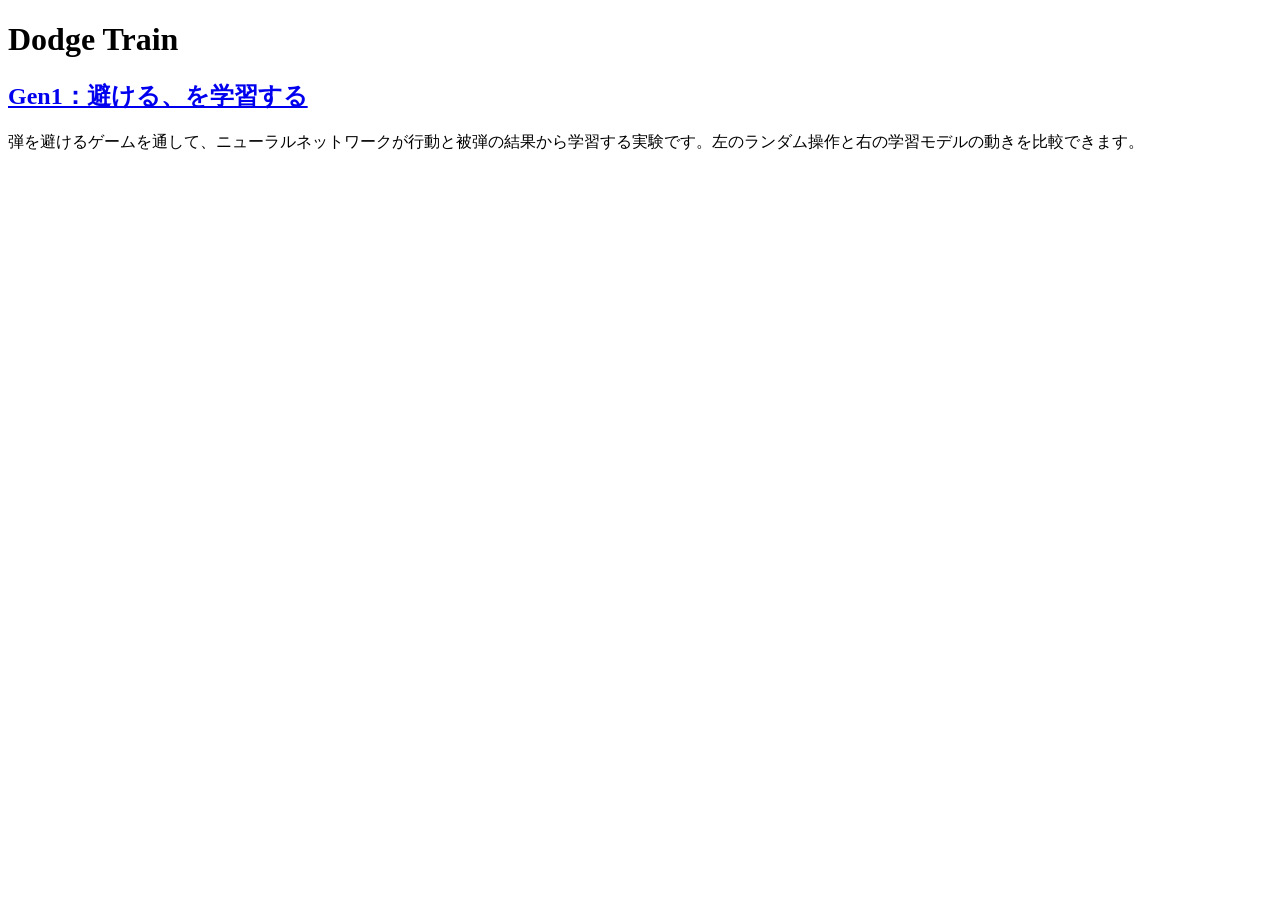
<file: docs/index.html>
<!doctype html>
<html lang="ja">
<head>
<meta charset="utf-8">
<meta name="viewport" content="width=device-width, initial-scale=1">
<title>Dodge Train</title>
</head>
<body>
<main>
<h1>Dodge Train</h1>
<section>
<h2><a href="./gen1/index.html">Gen1：避ける、を学習する</a></h2>
<p>弾を避けるゲームを通して、ニューラルネットワークが行動と被弾の結果から学習する実験です。左のランダム操作と右の学習モデルの動きを比較できます。</p>
</section>
</main>
</body>
</html>
</file>
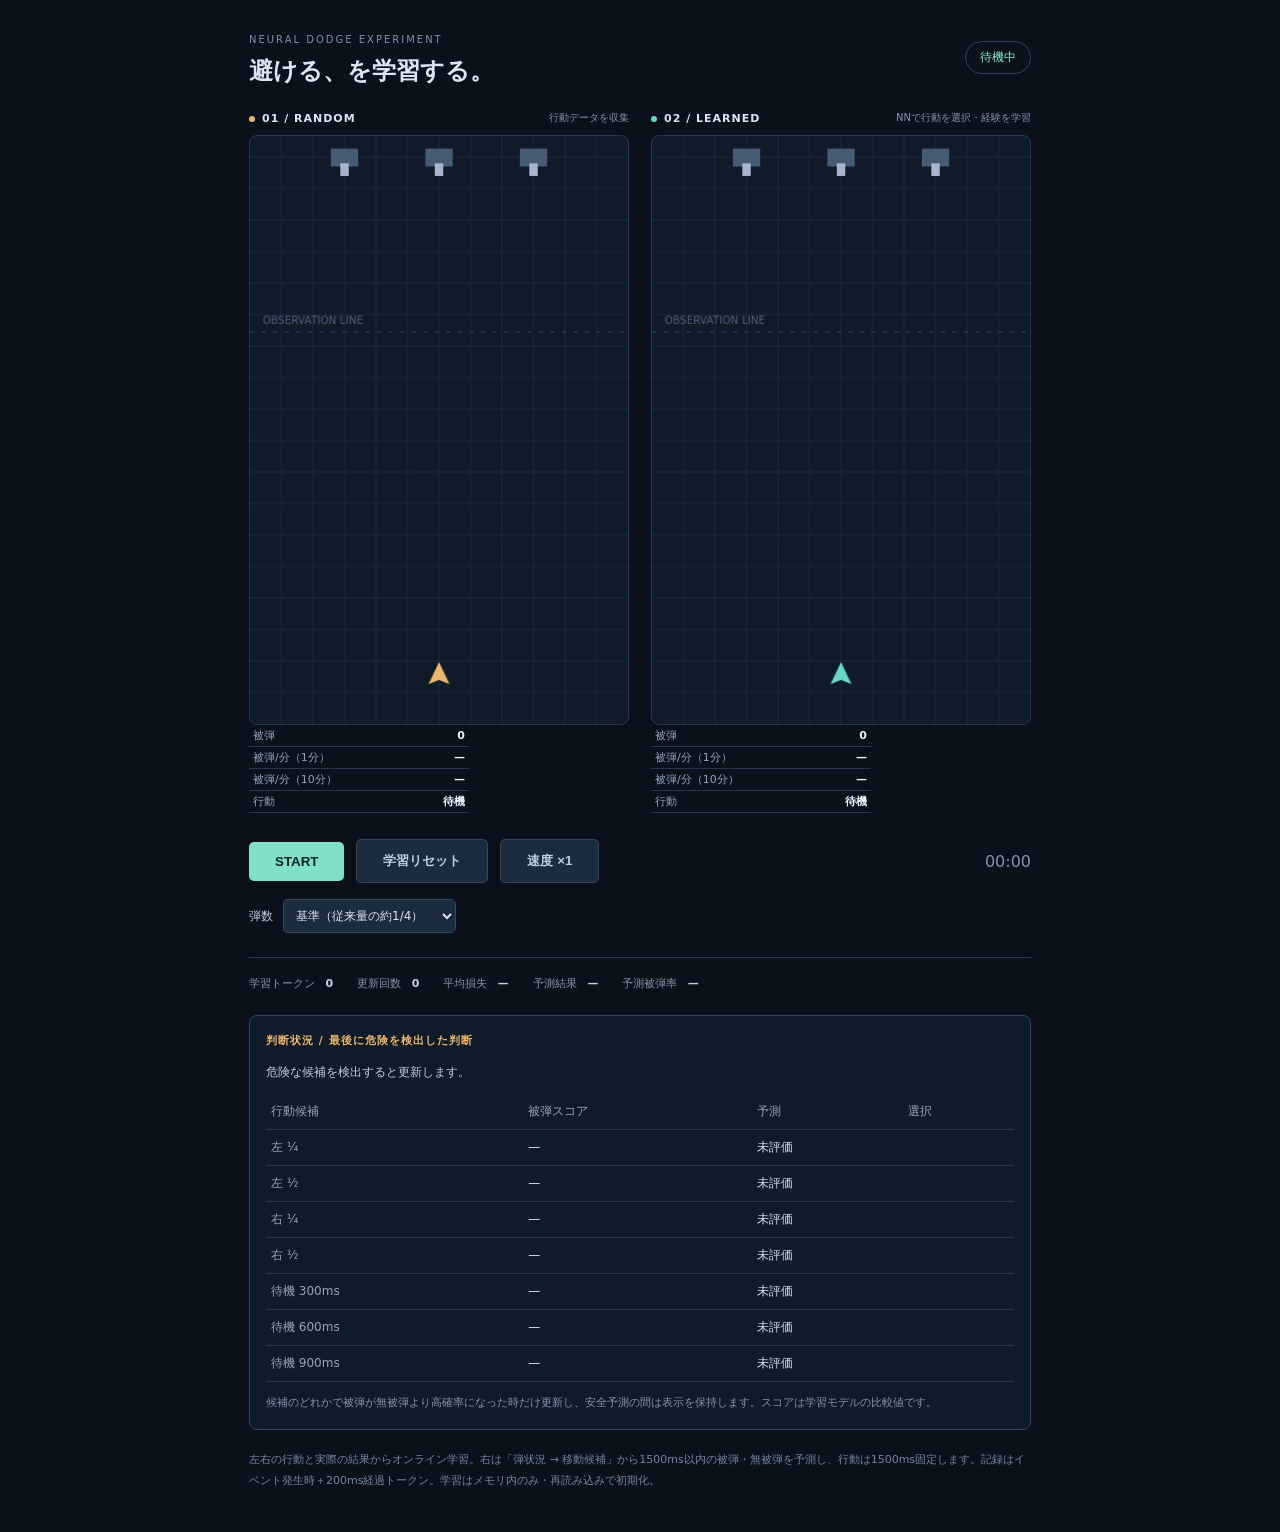
<file: contents/gen1/index.html>
<!doctype html>
<html lang="ja">
<head>
<meta charset="utf-8">
<meta name="viewport" content="width=device-width, initial-scale=1">
<title>DODGE / 学習実験</title>
<link rel="stylesheet" href="style.css">
<script src="game.js" defer></script>
</head>
<body>
<main>
<header><div><span class="eyebrow">NEURAL DODGE EXPERIMENT</span><h1>避ける、を学習する。</h1></div><span id="status" role="status">待機中</span></header>
<div class="arenas">
<section><div class="label"><h2><i class="dot random"></i>01 / RANDOM</h2><span>行動データを収集</span></div><canvas id="random" width="360" height="560" aria-label="ランダム操作のゲーム画面"></canvas><table class="score"><tbody><tr><th scope="row">被弾</th><td><b id="left-hits">0</b></td></tr><tr><th scope="row">被弾/分（1分）</th><td><b id="left-rate">—</b></td></tr><tr><th scope="row">被弾/分（10分）</th><td><b id="left-rate-long">—</b></td></tr><tr><th scope="row">行動</th><td><b id="left-action">待機</b></td></tr></tbody></table></section>
<section><div class="label"><h2><i class="dot learned"></i>02 / LEARNED</h2><span>NNで行動を選択・経験を学習</span></div><canvas id="learned" width="360" height="560" aria-label="学習モデル操作のゲーム画面"></canvas><table class="score"><tbody><tr><th scope="row">被弾</th><td><b id="right-hits">0</b></td></tr><tr><th scope="row">被弾/分（1分）</th><td><b id="right-rate">—</b></td></tr><tr><th scope="row">被弾/分（10分）</th><td><b id="right-rate-long">—</b></td></tr><tr><th scope="row">行動</th><td><b id="right-action">待機</b></td></tr></tbody></table></section>
</div>
<div class="controls"><button id="start">START</button><button id="reset" class="secondary">学習リセット</button><button id="speed" class="secondary" aria-label="学習速度を切り替え：現在1倍">速度 ×1</button><span id="elapsed">00:00</span></div>
<div class="density-controls"><label for="bullet-density">弾数</label><select id="bullet-density"><option value="2">2倍（従来量の約1/2）</option><option value="4" selected>基準（従来量の約1/4）</option><option value="8">1/2倍（従来量の約1/8）</option></select></div>
<div class="metrics" aria-live="off"><span>学習トークン <b id="tokens">0</b></span><span>更新回数 <b id="updates">0</b></span><span>平均損失 <b id="loss">—</b></span><span>予測結果 <b id="outcome">—</b></span><span>予測被弾率 <b id="risk">—</b></span></div>
<section class="decision-panel" aria-labelledby="decision-title">
<h2 id="decision-title">判断状況 / 最後に危険を検出した判断</h2>
<p id="decision-summary">危険な候補を検出すると更新します。</p>
<table><thead><tr><th scope="col">行動候補</th><th scope="col">被弾スコア</th><th scope="col">予測</th><th scope="col">選択</th></tr></thead><tbody>
<tr id="decision-row-0"><th scope="row">左 ¼</th><td id="decision-score-0">—</td><td id="decision-result-0">未評価</td><td id="decision-picked-0"></td></tr>
<tr id="decision-row-1"><th scope="row">左 ½</th><td id="decision-score-1">—</td><td id="decision-result-1">未評価</td><td id="decision-picked-1"></td></tr>
<tr id="decision-row-2"><th scope="row">右 ¼</th><td id="decision-score-2">—</td><td id="decision-result-2">未評価</td><td id="decision-picked-2"></td></tr>
<tr id="decision-row-3"><th scope="row">右 ½</th><td id="decision-score-3">—</td><td id="decision-result-3">未評価</td><td id="decision-picked-3"></td></tr>
<tr id="decision-row-4"><th scope="row">待機 300ms</th><td id="decision-score-4">—</td><td id="decision-result-4">未評価</td><td id="decision-picked-4"></td></tr>
<tr id="decision-row-5"><th scope="row">待機 600ms</th><td id="decision-score-5">—</td><td id="decision-result-5">未評価</td><td id="decision-picked-5"></td></tr>
<tr id="decision-row-6"><th scope="row">待機 900ms</th><td id="decision-score-6">—</td><td id="decision-result-6">未評価</td><td id="decision-picked-6"></td></tr>
</tbody></table>
<p class="decision-help">候補のどれかで被弾が無被弾より高確率になった時だけ更新し、安全予測の間は表示を保持します。スコアは学習モデルの比較値です。</p>
</section>
<p class="note">左右の行動と実際の結果からオンライン学習。右は「弾状況 → 移動候補」から1500ms以内の被弾・無被弾を予測し、行動は1500ms固定します。記録はイベント発生時＋200ms経過トークン。学習はメモリ内のみ・再読み込みで初期化。</p>
<p id="error" role="alert"></p>
</main>
</body>
</html>
</file>
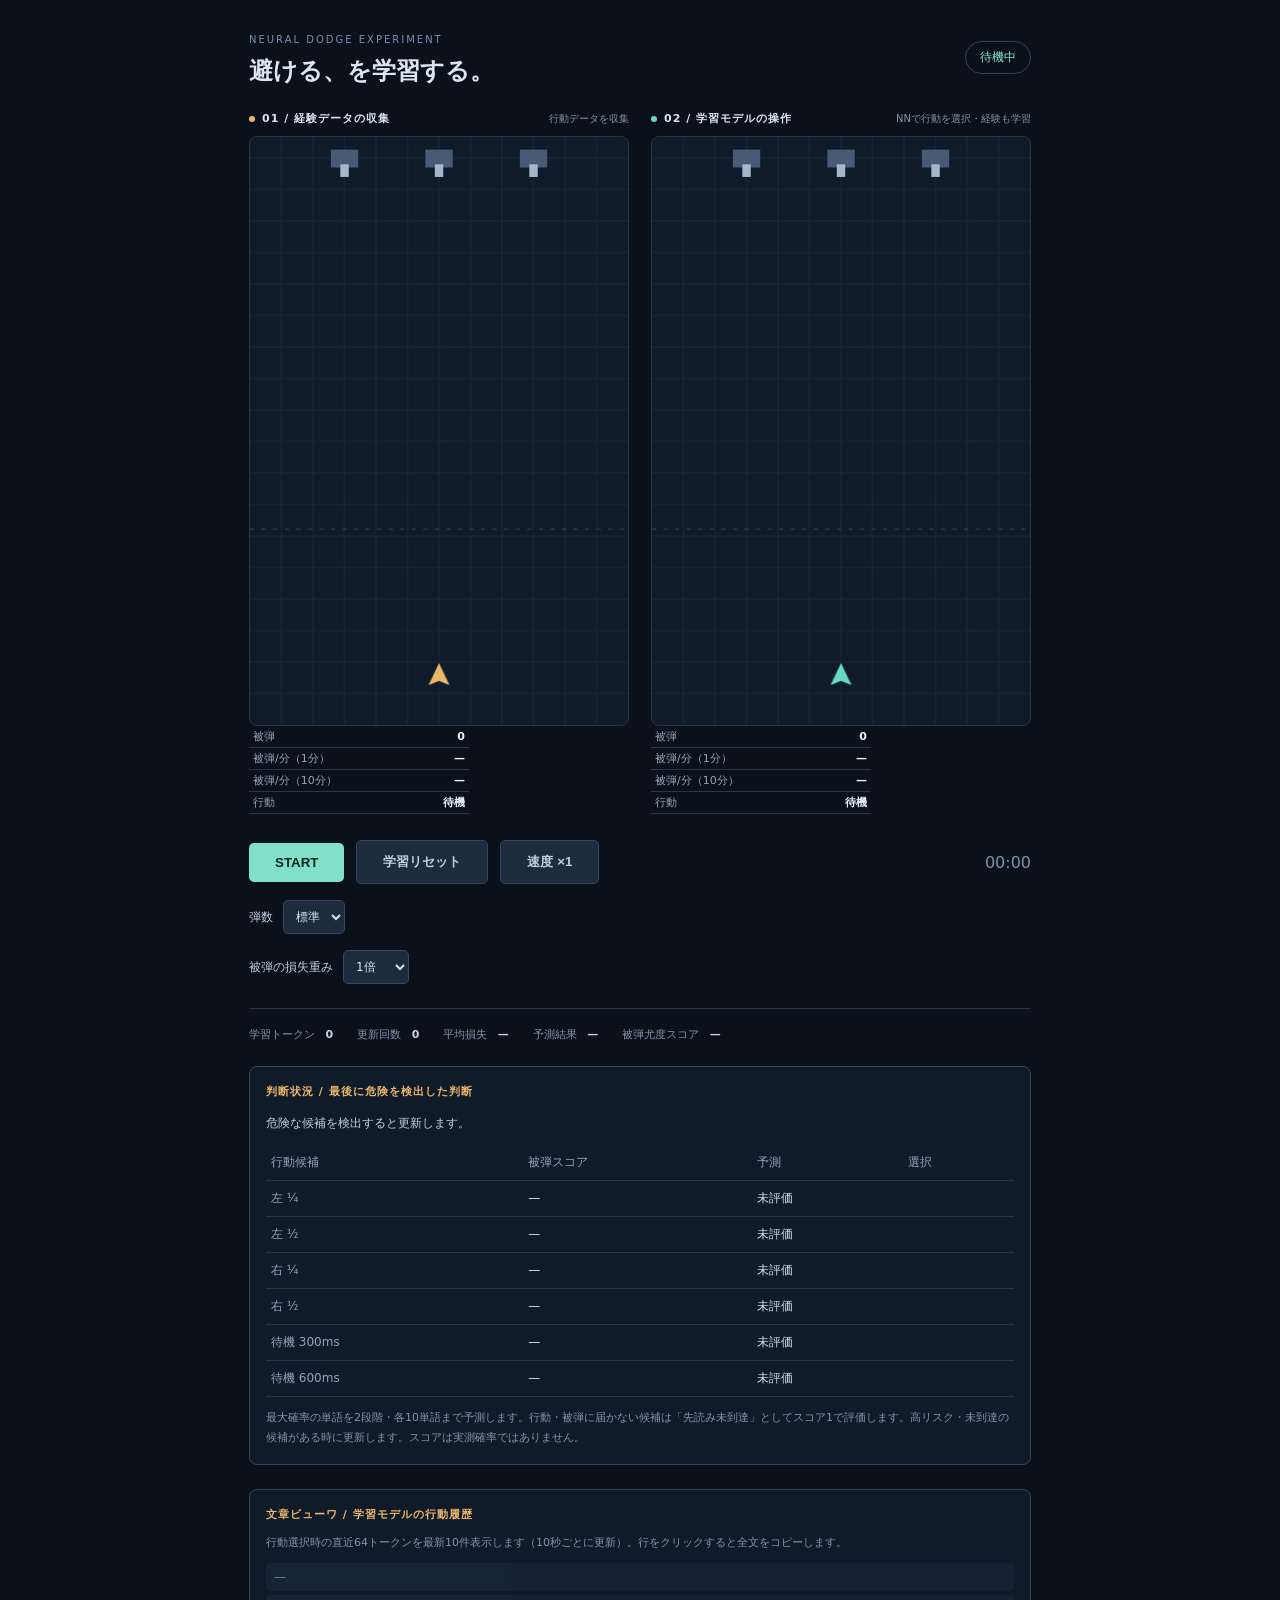
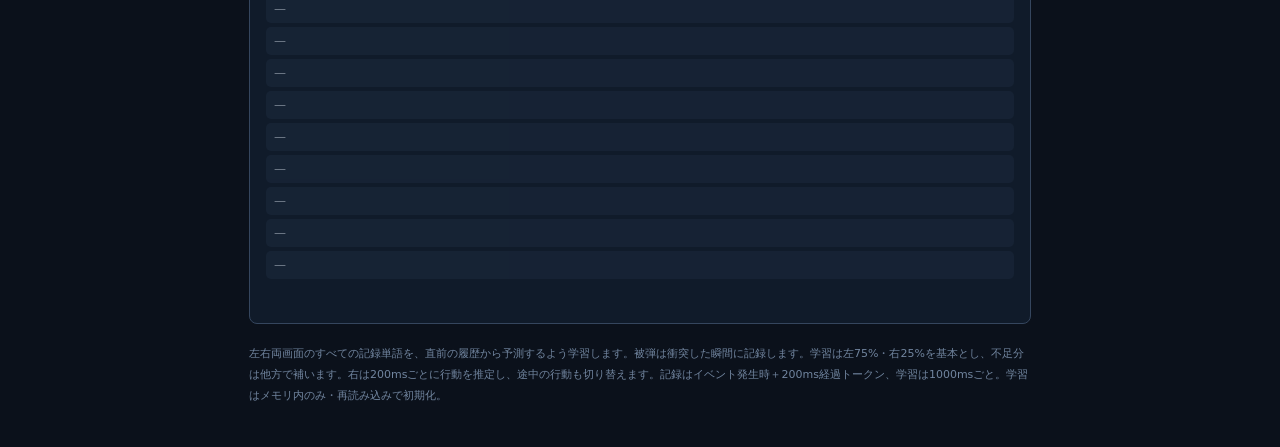
<file: docs/gen1/index.html>
<!doctype html>
<html lang="ja">
<head>
<meta charset="utf-8">
<meta name="viewport" content="width=device-width, initial-scale=1">
<title>DODGE / 学習実験</title>
<link rel="stylesheet" href="style.css">
<script src="game.js" defer></script>
</head>
<body>
<main>
<header><div><span class="eyebrow">NEURAL DODGE EXPERIMENT</span><h1>避ける、を学習する。</h1></div><span id="status" role="status">待機中</span></header>
<div class="arenas">
<section><div class="label"><h2><i class="dot random"></i>01 / 経験データの収集</h2><span>行動データを収集</span></div><canvas id="random" width="360" height="560" aria-label="ランダム操作のゲーム画面"></canvas><table class="score"><tbody><tr><th scope="row">被弾</th><td><b id="left-hits">0</b></td></tr><tr><th scope="row">被弾/分（1分）</th><td><b id="left-rate">—</b></td></tr><tr><th scope="row">被弾/分（10分）</th><td><b id="left-rate-long">—</b></td></tr><tr><th scope="row">行動</th><td><b id="left-action">待機</b></td></tr></tbody></table></section>
<section><div class="label"><h2><i class="dot learned"></i>02 / 学習モデルの操作</h2><span>NNで行動を選択・経験も学習</span></div><canvas id="learned" width="360" height="560" aria-label="学習モデル操作のゲーム画面"></canvas><table class="score"><tbody><tr><th scope="row">被弾</th><td><b id="right-hits">0</b></td></tr><tr><th scope="row">被弾/分（1分）</th><td><b id="right-rate">—</b></td></tr><tr><th scope="row">被弾/分（10分）</th><td><b id="right-rate-long">—</b></td></tr><tr><th scope="row">行動</th><td><b id="right-action">待機</b></td></tr></tbody></table></section>
</div>
<div class="controls"><button id="start">START</button><button id="reset" class="secondary">学習リセット</button><button id="speed" class="secondary" aria-label="学習速度を切り替え：現在1倍">速度 ×1</button><span id="elapsed">00:00</span></div>
<div class="density-controls"><label for="bullet-density">弾数</label><select id="bullet-density"><option value="2">倍</option><option value="4" selected>標準</option><option value="8">半分</option></select></div>
<div class="density-controls"><label for="hit-loss-weight">被弾の損失重み</label><select id="hit-loss-weight"><option value="1" selected>1倍</option><option value="5">5倍</option><option value="10">10倍</option><option value="15">15倍</option><option value="20">20倍</option></select></div>
<div class="metrics" aria-live="off"><span>学習トークン <b id="tokens">0</b></span><span>更新回数 <b id="updates">0</b></span><span>平均損失 <b id="loss">—</b></span><span>予測結果 <b id="outcome">—</b></span><span>被弾尤度スコア <b id="risk">—</b></span></div>
<section class="decision-panel" aria-labelledby="decision-title">
<h2 id="decision-title">判断状況 / 最後に危険を検出した判断</h2>
<p id="decision-summary">危険な候補を検出すると更新します。</p>
<table><thead><tr><th scope="col">行動候補</th><th scope="col">被弾スコア</th><th scope="col">予測</th><th scope="col">選択</th></tr></thead><tbody>
<tr id="decision-row-0"><th scope="row">左 ¼</th><td id="decision-score-0">—</td><td id="decision-result-0">未評価</td><td id="decision-picked-0"></td></tr>
<tr id="decision-row-1"><th scope="row">左 ½</th><td id="decision-score-1">—</td><td id="decision-result-1">未評価</td><td id="decision-picked-1"></td></tr>
<tr id="decision-row-2"><th scope="row">右 ¼</th><td id="decision-score-2">—</td><td id="decision-result-2">未評価</td><td id="decision-picked-2"></td></tr>
<tr id="decision-row-3"><th scope="row">右 ½</th><td id="decision-score-3">—</td><td id="decision-result-3">未評価</td><td id="decision-picked-3"></td></tr>
<tr id="decision-row-4"><th scope="row">待機 300ms</th><td id="decision-score-4">—</td><td id="decision-result-4">未評価</td><td id="decision-picked-4"></td></tr>
<tr id="decision-row-5"><th scope="row">待機 600ms</th><td id="decision-score-5">—</td><td id="decision-result-5">未評価</td><td id="decision-picked-5"></td></tr>
</tbody></table>
<p class="decision-help">最大確率の単語を2段階・各10単語まで予測します。行動・被弾に届かない候補は「先読み未到達」としてスコア1で評価します。高リスク・未到達の候補がある時に更新します。スコアは実測確率ではありません。</p>
</section>
<section class="sentence-panel" aria-labelledby="sentence-title">
<h2 id="sentence-title">文章ビューワ / 学習モデルの行動履歴</h2>
<p>行動選択時の直近64トークンを最新10件表示します（10秒ごとに更新）。行をクリックすると全文をコピーします。</p>
<div class="sentence-list">
<button type="button" id="sentence-0" disabled>—</button>
<button type="button" id="sentence-1" disabled>—</button>
<button type="button" id="sentence-2" disabled>—</button>
<button type="button" id="sentence-3" disabled>—</button>
<button type="button" id="sentence-4" disabled>—</button>
<button type="button" id="sentence-5" disabled>—</button>
<button type="button" id="sentence-6" disabled>—</button>
<button type="button" id="sentence-7" disabled>—</button>
<button type="button" id="sentence-8" disabled>—</button>
<button type="button" id="sentence-9" disabled>—</button>
</div>
<p id="sentence-status" role="status" aria-live="polite"></p>
</section>
<p class="note">左右両画面のすべての記録単語を、直前の履歴から予測するよう学習します。被弾は衝突した瞬間に記録します。学習は左75%・右25%を基本とし、不足分は他方で補います。右は200msごとに行動を推定し、途中の行動も切り替えます。記録はイベント発生時＋200ms経過トークン、学習は1000msごと。学習はメモリ内のみ・再読み込みで初期化。</p>
<p id="error" role="alert"></p>
</main>
</body>
</html>
</file>
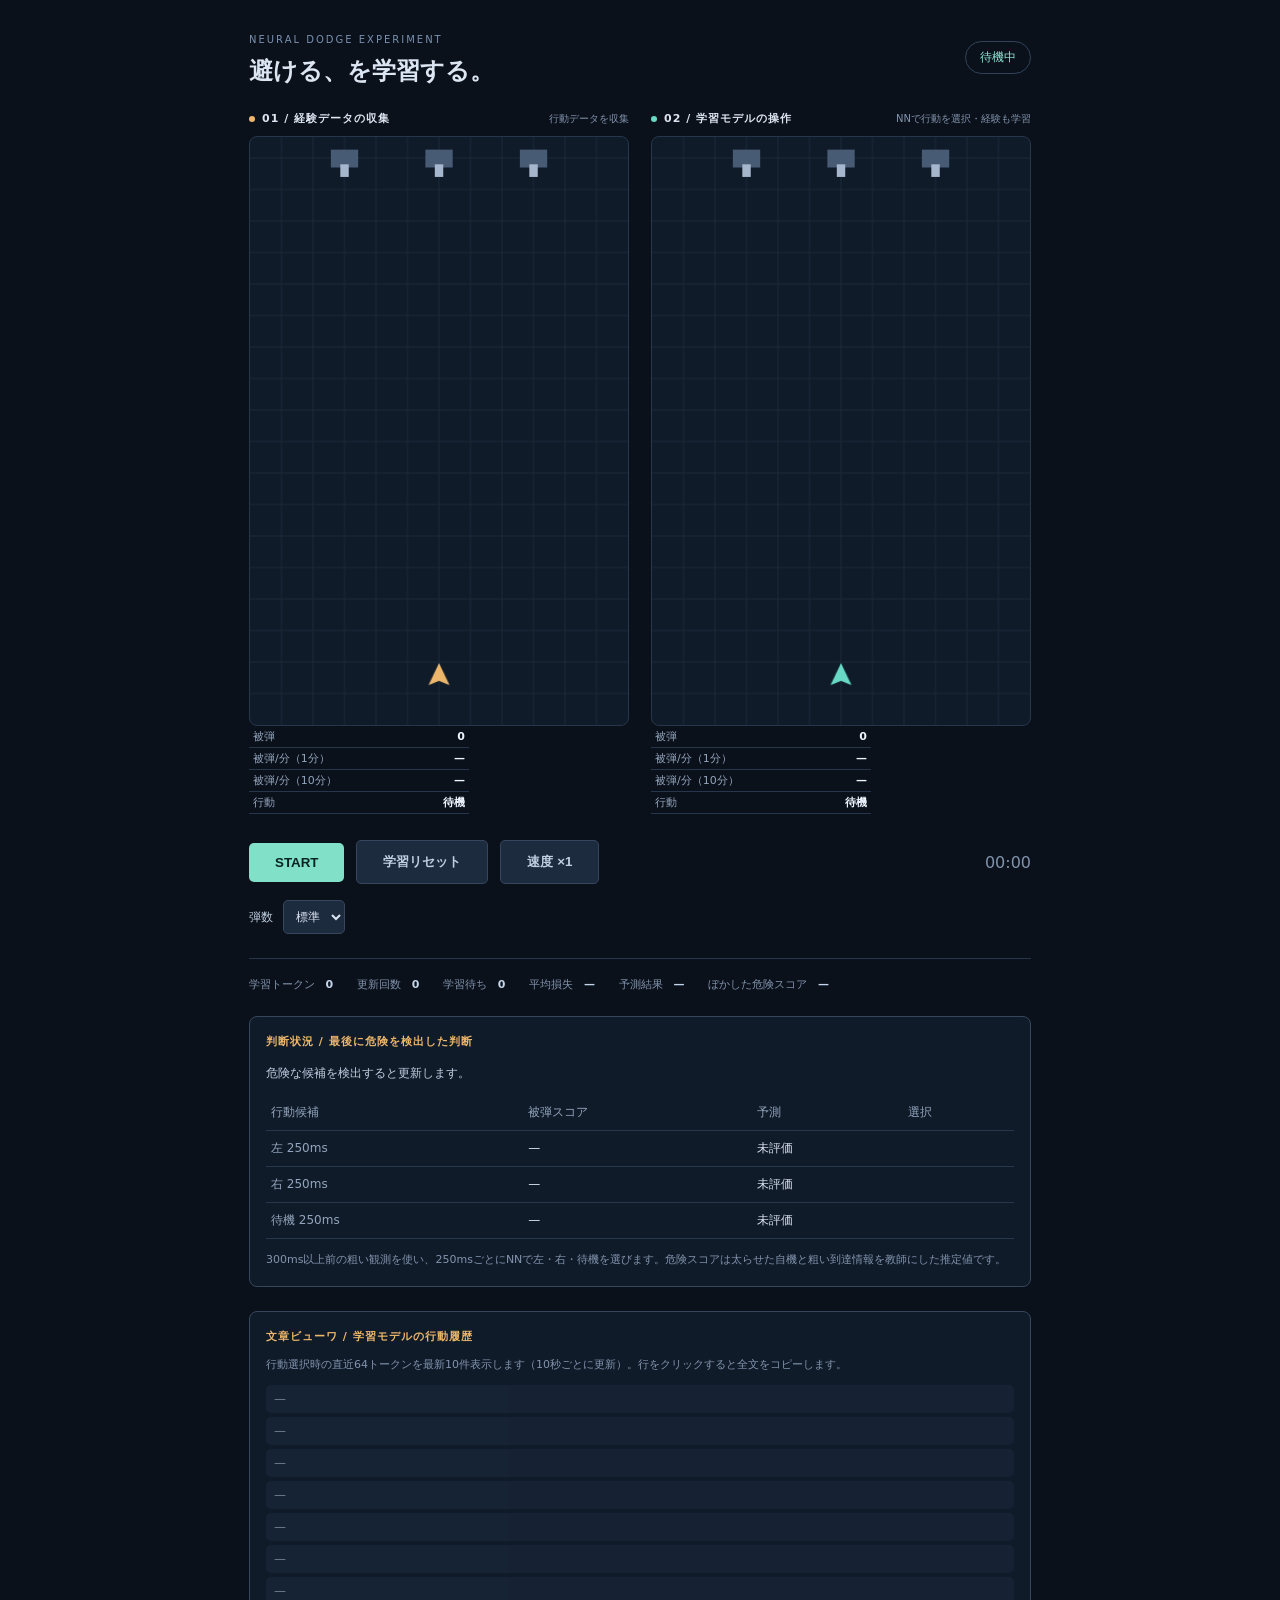
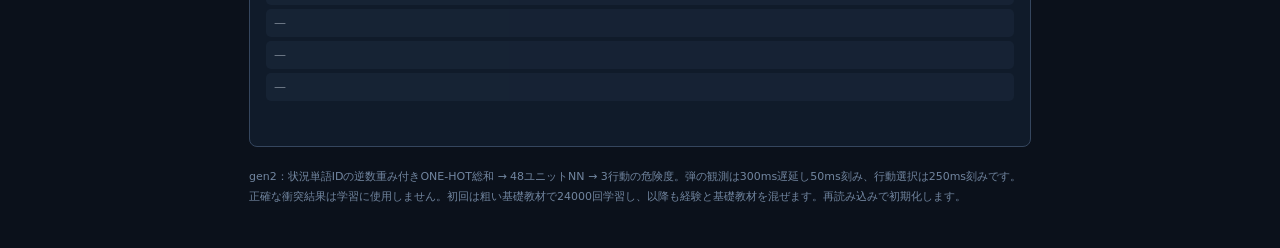
<file: docs/gen2/index.html>
<!doctype html>
<html lang="ja">
<head>
<meta charset="utf-8">
<meta name="viewport" content="width=device-width, initial-scale=1">
<title>DODGE gen2 / 遅延観測による学習</title>
<link rel="stylesheet" href="style.css">
<script src="words.js" defer></script>
<script src="game.js" defer></script>
</head>
<body>
<main>
<header><div><span class="eyebrow">NEURAL DODGE EXPERIMENT</span><h1>避ける、を学習する。</h1></div><span id="status" role="status">待機中</span></header>
<div class="arenas">
<section><div class="label"><h2><i class="dot random"></i>01 / 経験データの収集</h2><span>行動データを収集</span></div><canvas id="random" width="360" height="560" aria-label="ランダム操作のゲーム画面"></canvas><table class="score"><tbody><tr><th scope="row">被弾</th><td><b id="left-hits">0</b></td></tr><tr><th scope="row">被弾/分（1分）</th><td><b id="left-rate">—</b></td></tr><tr><th scope="row">被弾/分（10分）</th><td><b id="left-rate-long">—</b></td></tr><tr><th scope="row">行動</th><td><b id="left-action">待機</b></td></tr></tbody></table></section>
<section><div class="label"><h2><i class="dot learned"></i>02 / 学習モデルの操作</h2><span>NNで行動を選択・経験も学習</span></div><canvas id="learned" width="360" height="560" aria-label="学習モデル操作のゲーム画面"></canvas><table class="score"><tbody><tr><th scope="row">被弾</th><td><b id="right-hits">0</b></td></tr><tr><th scope="row">被弾/分（1分）</th><td><b id="right-rate">—</b></td></tr><tr><th scope="row">被弾/分（10分）</th><td><b id="right-rate-long">—</b></td></tr><tr><th scope="row">行動</th><td><b id="right-action">待機</b></td></tr></tbody></table></section>
</div>
<div class="controls"><button id="start">START</button><button id="reset" class="secondary">学習リセット</button><button id="speed" class="secondary" aria-label="学習速度を切り替え：現在1倍">速度 ×1</button><span id="elapsed">00:00</span></div>
<div class="density-controls"><label for="bullet-density">弾数</label><select id="bullet-density"><option value="2">倍</option><option value="4" selected>標準</option><option value="8">半分</option></select></div>

<div class="metrics" aria-live="off"><span>学習トークン <b id="tokens">0</b></span><span>更新回数 <b id="updates">0</b></span><span>学習待ち <b id="queued">0</b></span><span>平均損失 <b id="loss">—</b></span><span>予測結果 <b id="outcome">—</b></span><span>ぼかした危険スコア <b id="risk">—</b></span></div>
<section class="decision-panel" aria-labelledby="decision-title">
<h2 id="decision-title">判断状況 / 最後に危険を検出した判断</h2>
<p id="decision-summary">危険な候補を検出すると更新します。</p>
<table><thead><tr><th scope="col">行動候補</th><th scope="col">被弾スコア</th><th scope="col">予測</th><th scope="col">選択</th></tr></thead><tbody>
<tr id="decision-row-0"><th scope="row">左 250ms</th><td id="decision-score-0">—</td><td id="decision-result-0">未評価</td><td id="decision-picked-0"></td></tr>
<tr id="decision-row-1"><th scope="row">右 250ms</th><td id="decision-score-1">—</td><td id="decision-result-1">未評価</td><td id="decision-picked-1"></td></tr>
<tr id="decision-row-2"><th scope="row">待機 250ms</th><td id="decision-score-2">—</td><td id="decision-result-2">未評価</td><td id="decision-picked-2"></td></tr>
</tbody></table>
<p class="decision-help">300ms以上前の粗い観測を使い、250msごとにNNで左・右・待機を選びます。危険スコアは太らせた自機と粗い到達情報を教師にした推定値です。</p>
</section>
<section class="sentence-panel" aria-labelledby="sentence-title">
<h2 id="sentence-title">文章ビューワ / 学習モデルの行動履歴</h2>
<p>行動選択時の直近64トークンを最新10件表示します（10秒ごとに更新）。行をクリックすると全文をコピーします。</p>
<div class="sentence-list">
<button type="button" id="sentence-0" disabled>—</button>
<button type="button" id="sentence-1" disabled>—</button>
<button type="button" id="sentence-2" disabled>—</button>
<button type="button" id="sentence-3" disabled>—</button>
<button type="button" id="sentence-4" disabled>—</button>
<button type="button" id="sentence-5" disabled>—</button>
<button type="button" id="sentence-6" disabled>—</button>
<button type="button" id="sentence-7" disabled>—</button>
<button type="button" id="sentence-8" disabled>—</button>
<button type="button" id="sentence-9" disabled>—</button>
</div>
<p id="sentence-status" role="status" aria-live="polite"></p>
</section>
<p class="note">gen2：状況単語IDの逆数重み付きONE-HOT総和 → 48ユニットNN → 3行動の危険度。弾の観測は300ms遅延し50ms刻み、行動選択は250ms刻みです。正確な衝突結果は学習に使用しません。初回は粗い基礎教材で24000回学習し、以降も経験と基礎教材を混ぜます。再読み込みで初期化します。</p>
<p id="error" role="alert"></p>
</main>
</body>
</html>
</file>
<file: contents/gen1/style.css>
:root{color-scheme:dark;font-family:system-ui,-apple-system,sans-serif;background:#0b111b;color:#dce5f2}*{box-sizing:border-box}body{margin:0}main{max-width:830px;padding:28px 24px;margin:auto}header{display:flex;align-items:center;justify-content:space-between;margin-bottom:24px}.eyebrow{font-size:10px;letter-spacing:2px;color:#7991af}h1{font-size:24px;font-weight:600;margin:8px 0 0}#status{font-size:12px;border:1px solid #30435a;border-radius:20px;padding:7px 14px;color:#8ce3cf}.arenas{display:grid;grid-template-columns:1fr 1fr;gap:22px;min-width:0}.arenas section{min-width:0}.label{display:flex;align-items:center;justify-content:space-between;gap:4px;margin-bottom:10px}h2{font-size:11px;letter-spacing:1px;margin:0}.label>span{font-size:10px;color:#8294ad}.dot{display:inline-block;width:6px;height:6px;border-radius:50%;margin-right:7px}.random{background:#edb76b}.learned{background:#67d9c4}canvas{display:block;width:100%;height:auto;border:1px solid #26364c;border-radius:8px;background:#101b2a}.score{display:flex;justify-content:space-between;gap:5px;font-size:11px;color:#93a5bc;padding-top:11px}.score b{color:#edf4ff;margin-left:4px;font-variant-numeric:tabular-nums}.controls{display:flex;align-items:center;gap:12px;margin-top:26px}button{border:0;border-radius:5px;background:#80e0c8;color:#0a2423;padding:12px 26px;font-weight:700;cursor:pointer}button:hover{filter:brightness(1.1)}button:disabled{opacity:.4;cursor:wait}.secondary{background:#1d2b3f;color:#bfcee0;border:1px solid #35465e}#elapsed{margin-left:auto;font-variant-numeric:tabular-nums;color:#8294ad}.metrics{display:flex;flex-wrap:wrap;gap:12px 24px;margin-top:24px;border-top:1px solid #26364c;padding-top:18px;font-size:11px;color:#8294ad}.metrics b{color:#c4d5eb;margin-left:7px}.note{color:#71859f;font-size:11px;line-height:1.9;margin-top:20px}#error{color:#ffad9a;font-size:12px}@media(max-width:560px){main{padding:20px 10px}.arenas{gap:10px}.label{align-items:start;flex-direction:column;gap:6px}h1{font-size:21px}.score{flex-wrap:wrap;font-size:10px}button{padding:11px 17px}}
/* Keep speed controls accessible on narrow screens. */
.controls{flex-wrap:wrap}
.density-controls{display:flex;align-items:center;flex-wrap:wrap;gap:10px;margin-top:16px;font-size:12px;color:#bfcee0}
.density-controls select{background:#1d2b3f;color:#dce5f2;border:1px solid #35465e;border-radius:5px;padding:8px;font:inherit}
.decision-panel{margin-top:24px;padding:16px;border:1px solid #35465e;border-radius:8px;background:#101b2a}
.decision-panel h2{color:#edb76b;line-height:1.6}
#decision-summary{font-size:12px;line-height:1.7;color:#bfcee0}
.decision-panel table{width:100%;border-collapse:collapse;font-size:12px;font-variant-numeric:tabular-nums}
.decision-panel th,.decision-panel td{padding:9px 5px;border-bottom:1px solid #26364c;text-align:left}
.decision-panel th{font-weight:500;color:#93a5bc}
.decision-panel .dangerous{color:#ffad9a}
.decision-panel .chosen{background:#183b36;color:#8ce3cf}
.decision-panel .chosen th{color:#8ce3cf}
.decision-help{font-size:11px;color:#8294ad;line-height:1.8;margin-bottom:0}
.score{display:table;width:100%;max-width:220px;table-layout:fixed;border-collapse:collapse;padding-top:8px;font-size:11px;color:#93a5bc}
.score th,.score td{padding:3px 4px;border-bottom:1px solid #26364c}
.score th{width:68%;text-align:left;font-weight:400}
.score td{width:32%;text-align:right}
.score b{display:inline-block;min-width:4ch;margin:0;color:#edf4ff;font-variant-numeric:tabular-nums}
@media(max-width:560px){.score{font-size:10px}}
</file>
<file: docs/gen1/style.css>
:root{color-scheme:dark;font-family:system-ui,-apple-system,sans-serif;background:#0b111b;color:#dce5f2}*{box-sizing:border-box}body{margin:0}main{max-width:830px;padding:28px 24px;margin:auto}header{display:flex;align-items:center;justify-content:space-between;margin-bottom:24px}.eyebrow{font-size:10px;letter-spacing:2px;color:#7991af}h1{font-size:24px;font-weight:600;margin:8px 0 0}#status{font-size:12px;border:1px solid #30435a;border-radius:20px;padding:7px 14px;color:#8ce3cf}.arenas{display:grid;grid-template-columns:1fr 1fr;gap:22px;min-width:0}.arenas section{min-width:0}.label{display:flex;align-items:center;justify-content:space-between;gap:4px;margin-bottom:10px}h2{font-size:11px;letter-spacing:1px;margin:0}.label>span{font-size:10px;color:#8294ad}.dot{display:inline-block;width:6px;height:6px;border-radius:50%;margin-right:7px}.random{background:#edb76b}.learned{background:#67d9c4}canvas{display:block;width:100%;height:auto;border:1px solid #26364c;border-radius:8px;background:#101b2a}.score{display:flex;justify-content:space-between;gap:5px;font-size:11px;color:#93a5bc;padding-top:11px}.score b{color:#edf4ff;margin-left:4px;font-variant-numeric:tabular-nums}.controls{display:flex;align-items:center;gap:12px;margin-top:26px}button{border:0;border-radius:5px;background:#80e0c8;color:#0a2423;padding:12px 26px;font-weight:700;cursor:pointer}button:hover{filter:brightness(1.1)}button:disabled{opacity:.4;cursor:wait}.secondary{background:#1d2b3f;color:#bfcee0;border:1px solid #35465e}#elapsed{margin-left:auto;font-variant-numeric:tabular-nums;color:#8294ad}.metrics{display:flex;flex-wrap:wrap;gap:12px 24px;margin-top:24px;border-top:1px solid #26364c;padding-top:18px;font-size:11px;color:#8294ad}.metrics b{color:#c4d5eb;margin-left:7px}.note{color:#71859f;font-size:11px;line-height:1.9;margin-top:20px}#error{color:#ffad9a;font-size:12px}@media(max-width:560px){main{padding:20px 10px}.arenas{gap:10px}.label{align-items:start;flex-direction:column;gap:6px}h1{font-size:21px}.score{flex-wrap:wrap;font-size:10px}button{padding:11px 17px}}
/* Keep speed controls accessible on narrow screens. */
.controls{flex-wrap:wrap}
.density-controls{display:flex;align-items:center;flex-wrap:wrap;gap:10px;margin-top:16px;font-size:12px;color:#bfcee0}
.density-controls select{background:#1d2b3f;color:#dce5f2;border:1px solid #35465e;border-radius:5px;padding:8px;font:inherit}
.decision-panel{margin-top:24px;padding:16px;border:1px solid #35465e;border-radius:8px;background:#101b2a}
.decision-panel h2{color:#edb76b;line-height:1.6}
#decision-summary{font-size:12px;line-height:1.7;color:#bfcee0}
.decision-panel table{width:100%;border-collapse:collapse;font-size:12px;font-variant-numeric:tabular-nums}
.decision-panel th,.decision-panel td{padding:9px 5px;border-bottom:1px solid #26364c;text-align:left}
.decision-panel th{font-weight:500;color:#93a5bc}
.decision-panel .dangerous{color:#ffad9a}
.decision-panel .chosen{background:#183b36;color:#8ce3cf}
.decision-panel .chosen th{color:#8ce3cf}
.decision-help{font-size:11px;color:#8294ad;line-height:1.8;margin-bottom:0}
.score{display:table;width:100%;max-width:220px;table-layout:fixed;border-collapse:collapse;padding-top:8px;font-size:11px;color:#93a5bc}
.score th,.score td{padding:3px 4px;border-bottom:1px solid #26364c}
.score th{width:68%;text-align:left;font-weight:400}
.score td{width:32%;text-align:right}
.score b{display:inline-block;min-width:4ch;margin:0;color:#edf4ff;font-variant-numeric:tabular-nums}
@media(max-width:560px){.score{font-size:10px}}
.sentence-panel{margin-top:24px;padding:16px;border:1px solid #35465e;border-radius:8px;background:#101b2a}
.sentence-panel h2{color:#edb76b;line-height:1.6}
.sentence-panel p{font-size:11px;line-height:1.6;color:#8294ad}
.sentence-list{display:grid;grid-template-columns:minmax(0,1fr);gap:4px;min-width:0}
.sentence-list button{display:block;width:100%;height:28px;overflow:hidden;white-space:nowrap;text-overflow:ellipsis;text-align:left;padding:4px 8px;background:#1d2b3f;color:#dce5f2;font:12px system-ui,sans-serif}
.sentence-list button:disabled{opacity:.5;cursor:default}
#sentence-status{min-height:1.6em;margin-bottom:0}
</file>
<file: docs/gen2/style.css>
:root{color-scheme:dark;font-family:system-ui,-apple-system,sans-serif;background:#0b111b;color:#dce5f2}*{box-sizing:border-box}body{margin:0}main{max-width:830px;padding:28px 24px;margin:auto}header{display:flex;align-items:center;justify-content:space-between;margin-bottom:24px}.eyebrow{font-size:10px;letter-spacing:2px;color:#7991af}h1{font-size:24px;font-weight:600;margin:8px 0 0}#status{font-size:12px;border:1px solid #30435a;border-radius:20px;padding:7px 14px;color:#8ce3cf}.arenas{display:grid;grid-template-columns:1fr 1fr;gap:22px;min-width:0}.arenas section{min-width:0}.label{display:flex;align-items:center;justify-content:space-between;gap:4px;margin-bottom:10px}h2{font-size:11px;letter-spacing:1px;margin:0}.label>span{font-size:10px;color:#8294ad}.dot{display:inline-block;width:6px;height:6px;border-radius:50%;margin-right:7px}.random{background:#edb76b}.learned{background:#67d9c4}canvas{display:block;width:100%;height:auto;border:1px solid #26364c;border-radius:8px;background:#101b2a}.score{display:flex;justify-content:space-between;gap:5px;font-size:11px;color:#93a5bc;padding-top:11px}.score b{color:#edf4ff;margin-left:4px;font-variant-numeric:tabular-nums}.controls{display:flex;align-items:center;gap:12px;margin-top:26px}button{border:0;border-radius:5px;background:#80e0c8;color:#0a2423;padding:12px 26px;font-weight:700;cursor:pointer}button:hover{filter:brightness(1.1)}button:disabled{opacity:.4;cursor:wait}.secondary{background:#1d2b3f;color:#bfcee0;border:1px solid #35465e}#elapsed{margin-left:auto;font-variant-numeric:tabular-nums;color:#8294ad}.metrics{display:flex;flex-wrap:wrap;gap:12px 24px;margin-top:24px;border-top:1px solid #26364c;padding-top:18px;font-size:11px;color:#8294ad}.metrics b{color:#c4d5eb;margin-left:7px}.note{color:#71859f;font-size:11px;line-height:1.9;margin-top:20px}#error{color:#ffad9a;font-size:12px}@media(max-width:560px){main{padding:20px 10px}.arenas{gap:10px}.label{align-items:start;flex-direction:column;gap:6px}h1{font-size:21px}.score{flex-wrap:wrap;font-size:10px}button{padding:11px 17px}}
/* Keep speed controls accessible on narrow screens. */
.controls{flex-wrap:wrap}
.density-controls{display:flex;align-items:center;flex-wrap:wrap;gap:10px;margin-top:16px;font-size:12px;color:#bfcee0}
.density-controls select{background:#1d2b3f;color:#dce5f2;border:1px solid #35465e;border-radius:5px;padding:8px;font:inherit}
.decision-panel{margin-top:24px;padding:16px;border:1px solid #35465e;border-radius:8px;background:#101b2a}
.decision-panel h2{color:#edb76b;line-height:1.6}
#decision-summary{font-size:12px;line-height:1.7;color:#bfcee0}
.decision-panel table{width:100%;border-collapse:collapse;font-size:12px;font-variant-numeric:tabular-nums}
.decision-panel th,.decision-panel td{padding:9px 5px;border-bottom:1px solid #26364c;text-align:left}
.decision-panel th{font-weight:500;color:#93a5bc}
.decision-panel .dangerous{color:#ffad9a}
.decision-panel .chosen{background:#183b36;color:#8ce3cf}
.decision-panel .chosen th{color:#8ce3cf}
.decision-help{font-size:11px;color:#8294ad;line-height:1.8;margin-bottom:0}
.score{display:table;width:100%;max-width:220px;table-layout:fixed;border-collapse:collapse;padding-top:8px;font-size:11px;color:#93a5bc}
.score th,.score td{padding:3px 4px;border-bottom:1px solid #26364c}
.score th{width:68%;text-align:left;font-weight:400}
.score td{width:32%;text-align:right}
.score b{display:inline-block;min-width:4ch;margin:0;color:#edf4ff;font-variant-numeric:tabular-nums}
@media(max-width:560px){.score{font-size:10px}}
.sentence-panel{margin-top:24px;padding:16px;border:1px solid #35465e;border-radius:8px;background:#101b2a}
.sentence-panel h2{color:#edb76b;line-height:1.6}
.sentence-panel p{font-size:11px;line-height:1.6;color:#8294ad}
.sentence-list{display:grid;grid-template-columns:minmax(0,1fr);gap:4px;min-width:0}
.sentence-list button{display:block;width:100%;height:28px;overflow:hidden;white-space:nowrap;text-overflow:ellipsis;text-align:left;padding:4px 8px;background:#1d2b3f;color:#dce5f2;font:12px system-ui,sans-serif}
.sentence-list button:disabled{opacity:.5;cursor:default}
#sentence-status{min-height:1.6em;margin-bottom:0}
</file>
